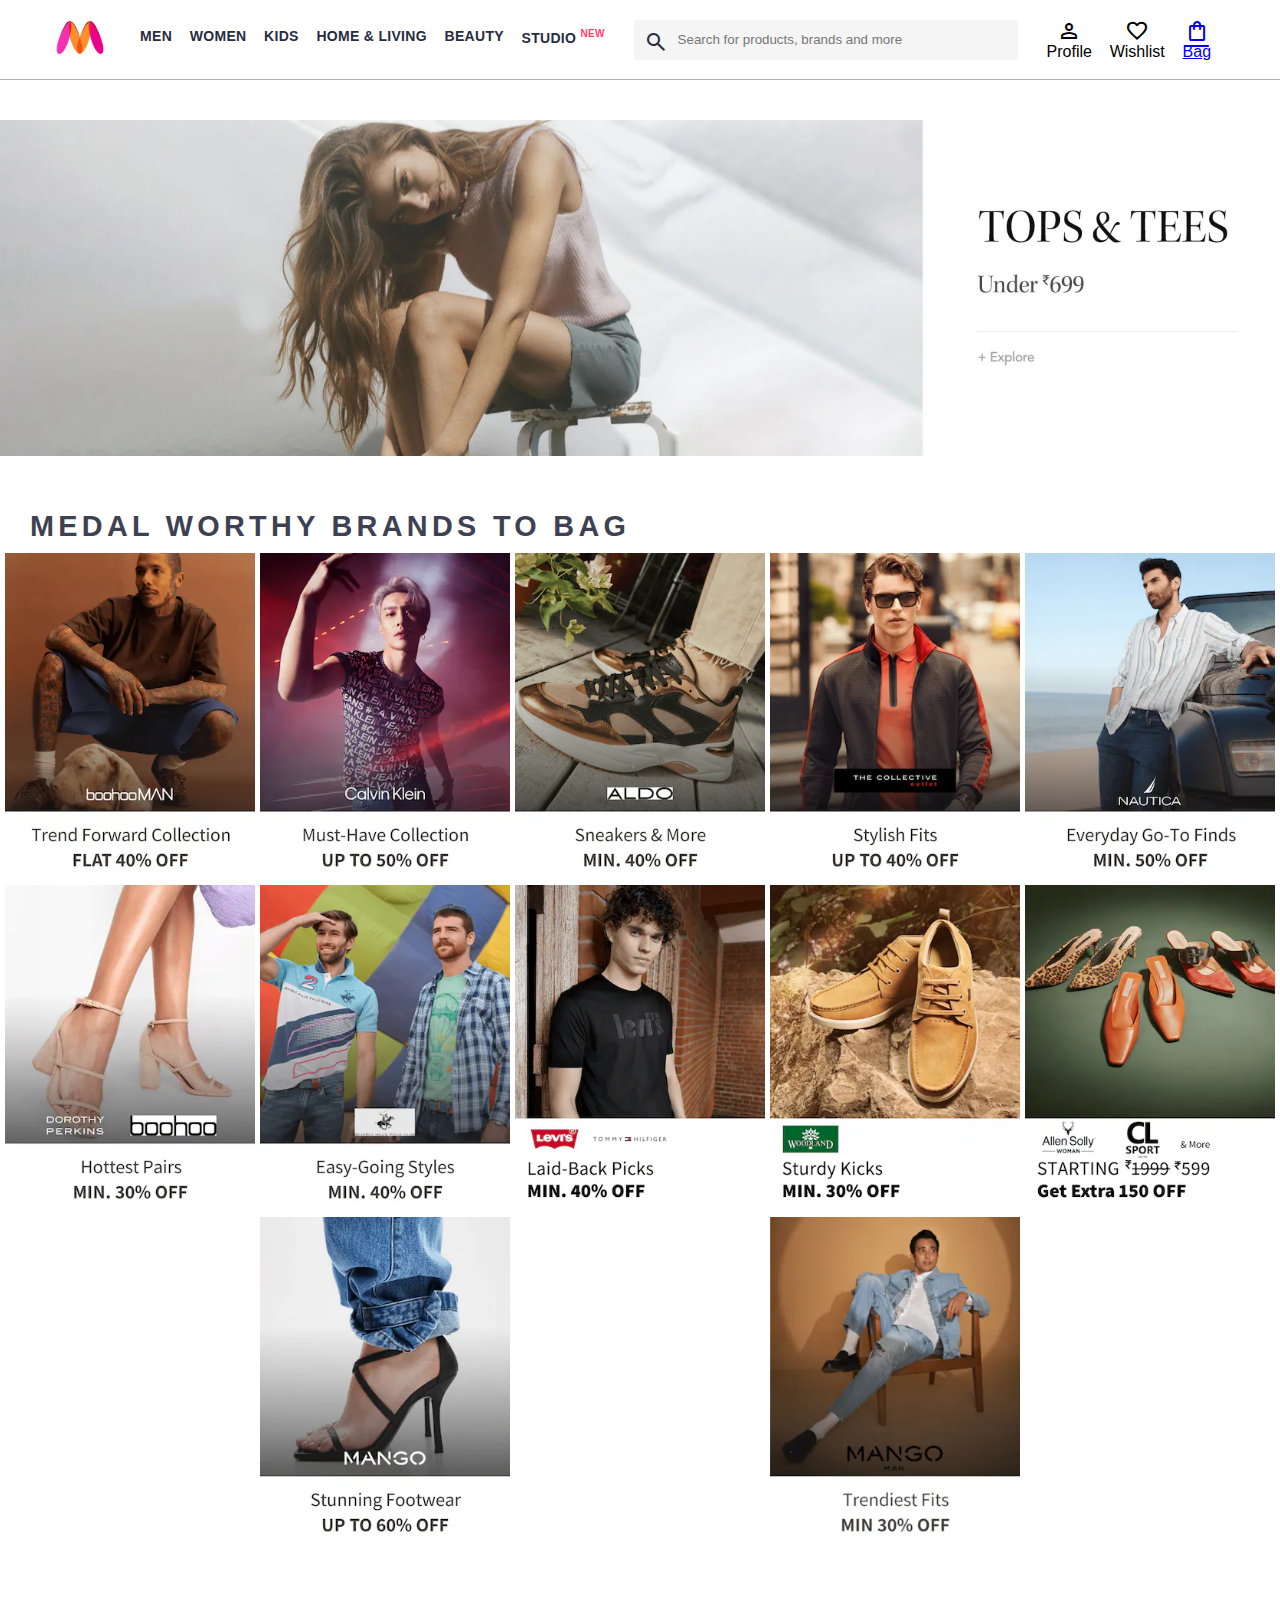
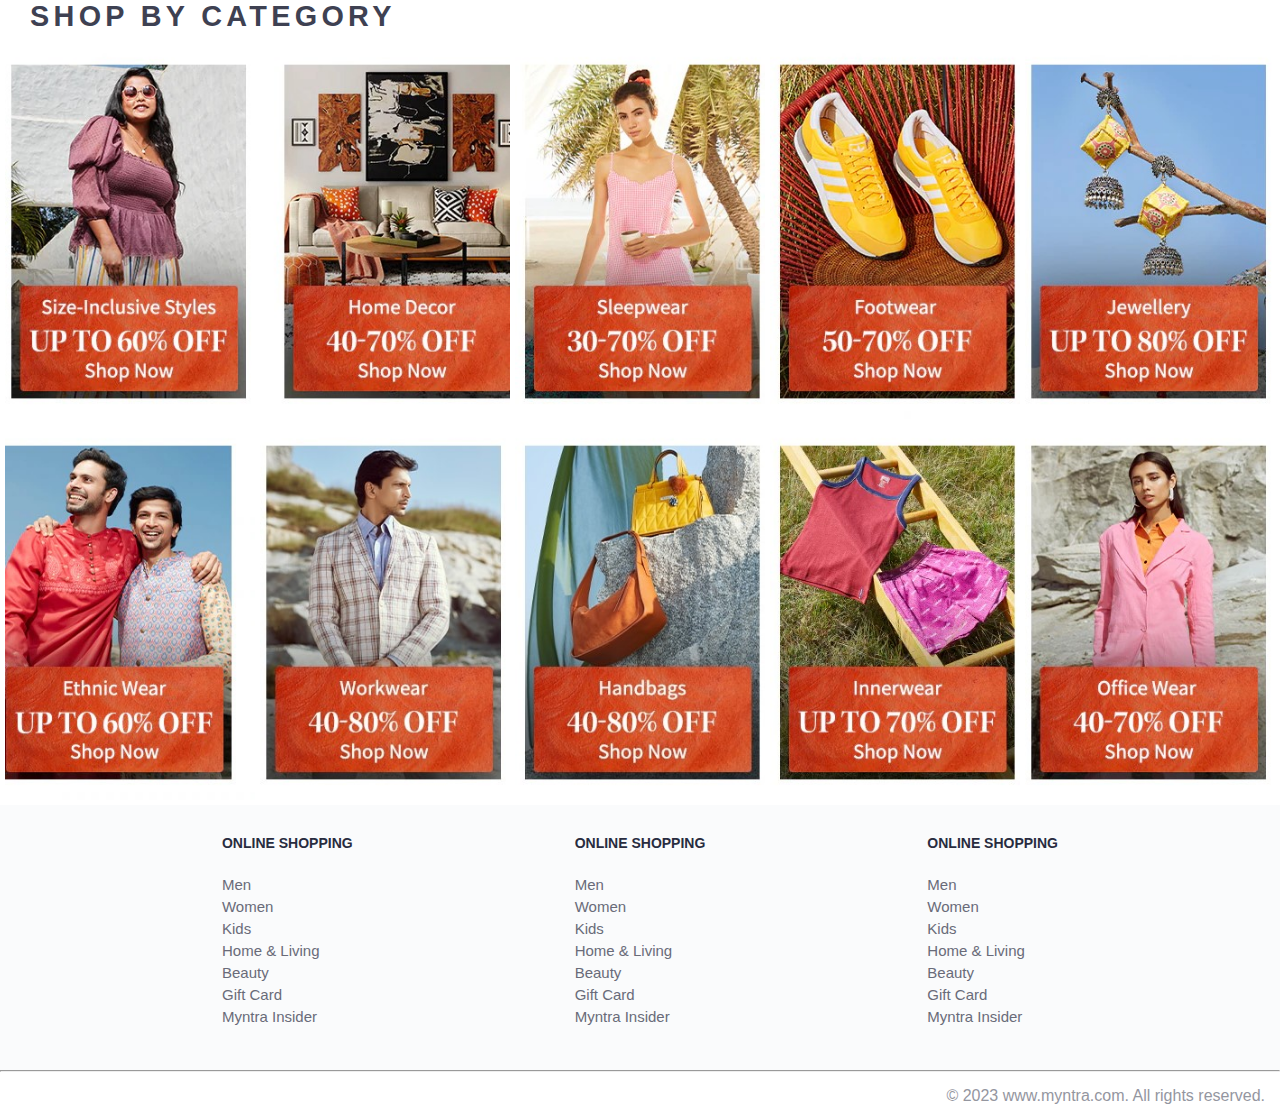
<file: MyntraClone_index.html/index.html>
<!DOCTYPE html>
<html lang="en">

<head>
    <title>Myntra Functional Clone</title>
    <link rel="stylesheet" href="css/index.css">
    <link rel="stylesheet"
        href="https://fonts.googleapis.com/css2?family=Material+Symbols+Outlined:opsz,wght,FILL,GRAD@20..48,100..700,0..1,-50..200" />
</head>

<body>
    <header>
        <div class="logo_container">
            <a href="#"><img class="myntra_home" src="images/myntra_logo.webp" alt="Myntra Home"></a>
        </div>
        <nav class="nav_bar">
            <a href="#">Men</a>
            <a href="#">Women</a>
            <a href="#">Kids</a>
            <a href="#">Home & Living</a>
            <a href="#">Beauty</a>
            <a href="#">Studio <sup>New</sup></a>
        </nav>
        <div class="search_bar">
            <span class="material-symbols-outlined search_icon">search</span>
            <input class="search_input" placeholder="Search for products, brands and more">
        </div>
        <div class="action_bar">
            <div class="action_container">
                <span class="material-symbols-outlined action_icon">person</span>
                <span class="action_name">Profile</span>
            </div>

            <div class="action_container">
                <span class="material-symbols-outlined action_icon">favorite</span>
                <span class="action_name">Wishlist</span>
            </div>

            <a class="action_container" href="pages/bag.html">
                <span class="material-symbols-outlined action_icon">shopping_bag</span>
                <span class="action_name">Bag</span>
            </a>
        </div>
    </header>
    <main>
        <div class="banner_container">
            <img class="banner_image" src="images/banner.jpg" alt="Main Banner">
        </div>
        <div class="category_heading">MEDAL WORTHY BRANDS TO BAG</div>
        <div class="category_items">
            <a href="#"><img class="sale_item" src="images/offers/1.png"></a>
            <a href="#"><img class="sale_item" src="images/offers/2.png"></a>
            <a href="#"><img class="sale_item" src="images/offers/3.png"></a>
            <a href="#"><img class="sale_item" src="images/offers/4.png"></a>
            <a href="#"><img class="sale_item" src="images/offers/5.png"></a>
            <a href="#"><img class="sale_item" src="images/offers/6.png"></a>
            <a href="#"><img class="sale_item" src="images/offers/7.png"></a>
            <a href="#"><img class="sale_item" src="images/offers/8.png"></a>
            <a href="#"><img class="sale_item" src="images/offers/9.png"></a>
            <a href="#"><img class="sale_item" src="images/offers/10.png"></a>
            <a href="#"><img class="sale_item" src="images/offers/11.png"></a>
            <a href="#"><img class="sale_item" src="images/offers/12.png"></a>
        </div>

        <div class="category_heading">SHOP BY CATEGORY</div>
        <div class="category_items">
            <a href="#"><img class="sale_item" src="images/categories/1.jpg"></a>
            <a href="#"><img class="sale_item" src="images/categories/2.jpg"></a>
            <a href="#"><img class="sale_item" src="images/categories/3.jpg"></a>
            <a href="#"><img class="sale_item" src="images/categories/4.jpg"></a>
            <a href="#"><img class="sale_item" src="images/categories/5.jpg"></a>
            <a href="#"><img class="sale_item" src="images/categories/6.jpg"></a>
            <a href="#"><img class="sale_item" src="images/categories/7.jpg"></a>
            <a href="#"><img class="sale_item" src="images/categories/8.jpg"></a>
            <a href="#"><img class="sale_item" src="images/categories/9.jpg"></a>
            <a href="#"><img class="sale_item" src="images/categories/10.jpg"></a>
        </div>
    </main>
    <footer>
        <div class="footer_container">
            <div class="footer_column">
                <h3>ONLINE SHOPPING</h3>

                <a href="#">Men</a>
                <a href="#">Women</a>
                <a href="#">Kids</a>
                <a href="#">Home & Living</a>
                <a href="#">Beauty</a>
                <a href="#">Gift Card</a>
                <a href="#">Myntra Insider</a>
            </div>

            <div class="footer_column">
                <h3>ONLINE SHOPPING</h3>

                <a href="#">Men</a>
                <a href="#">Women</a>
                <a href="#">Kids</a>
                <a href="#">Home & Living</a>
                <a href="#">Beauty</a>
                <a href="#">Gift Card</a>
                <a href="#">Myntra Insider</a>
            </div>

            <div class="footer_column">
                <h3>ONLINE SHOPPING</h3>

                <a href="#">Men</a>
                <a href="#">Women</a>
                <a href="#">Kids</a>
                <a href="#">Home & Living</a>
                <a href="#">Beauty</a>
                <a href="#">Gift Card</a>
                <a href="#">Myntra Insider</a>
            </div>
        </div>
        <hr>

        <div class="copyright">
            © 2023 www.myntra.com. All rights reserved.
        </div>
    </footer>
    <script src="data/items.js"></script>
    <script src="scripts/index.js"></script>
</body>

</html>
</file>
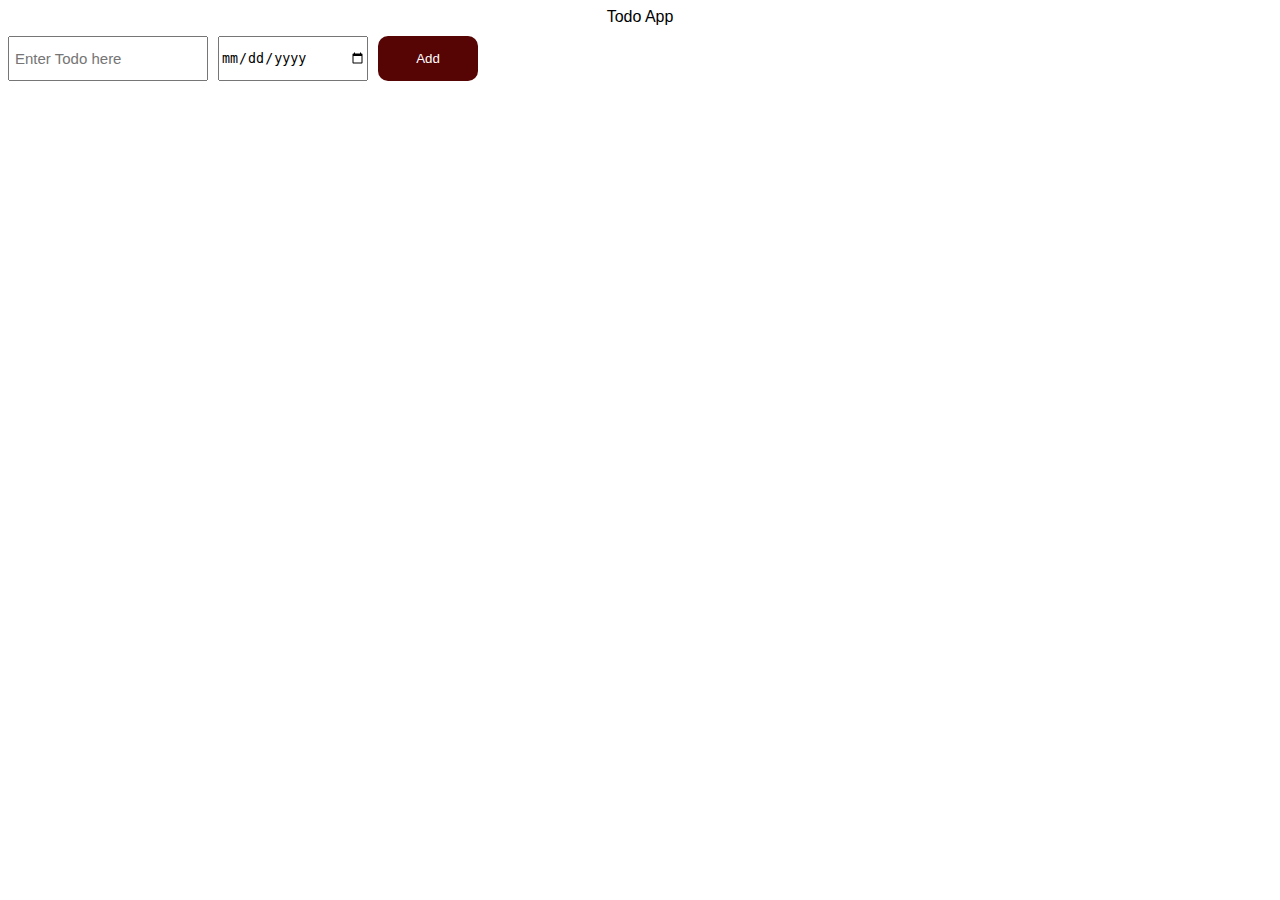
<file: Todo JS Project/Todo.html>
<!DOCTYPE html>
<html lang="en">

<head>
  <title>Todo App</title>
  <link rel="stylesheet" href="Todo.css">
</head>

<body>
  <div id="main-heading">Todo App</div>

  <div class="grid-container">
    <input type="text" placeholder="Enter Todo here" id="todo-input" >
    <input type="date" id="todo-date">
    <button class="btn-todo" onclick="addTodo();">Add</button>

  </div>


  <div class="todo-container grid-container"></div>


  <script src="Todo.js"></script>
</body>

</html>
</file>
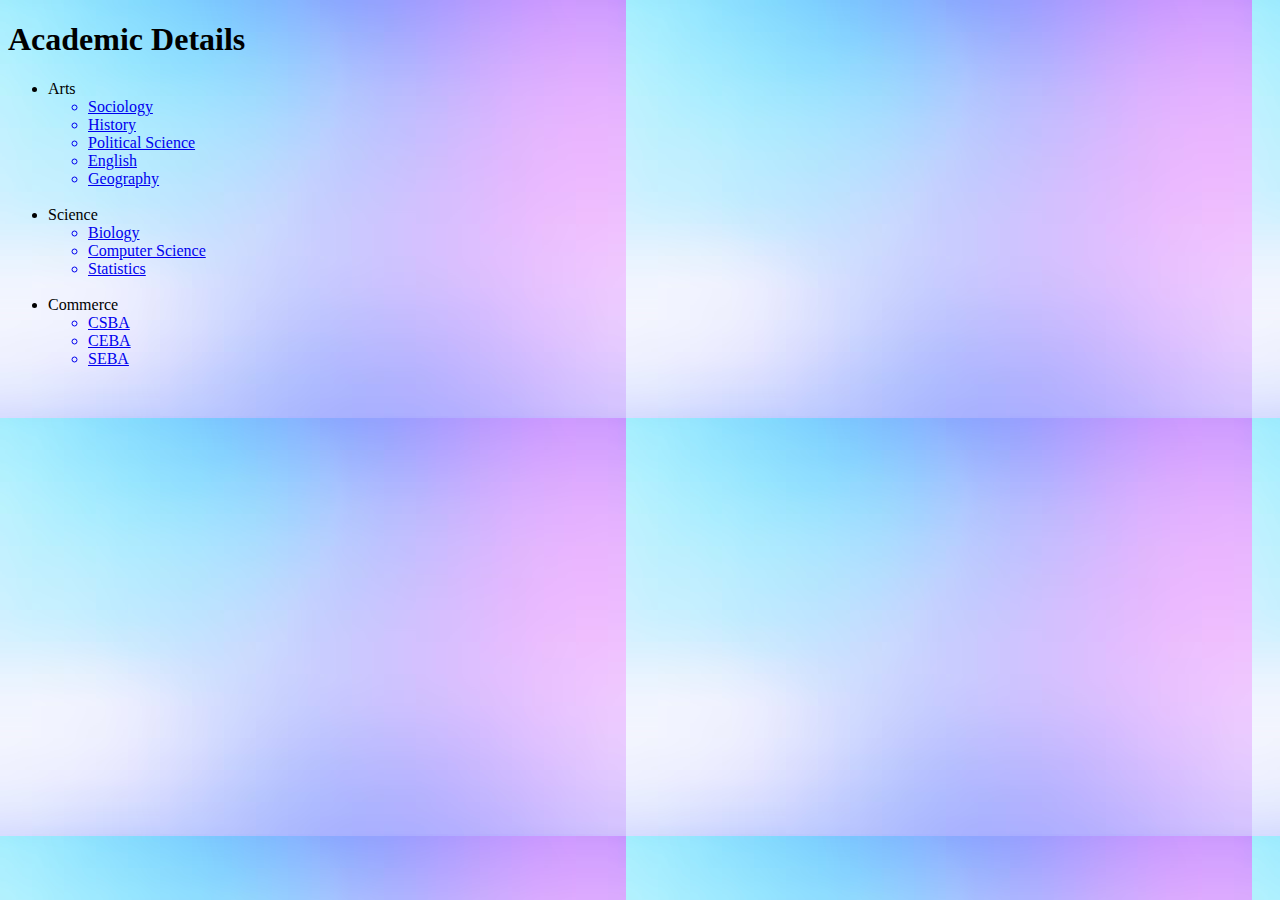
<file: HTML-Project1-College-Website--master/HTML-Project1-College-Website--master/academics.html>
<!DOCTYPE html>
<html lang="en">
<head>
    <meta charset="UTF-8">
    <meta name="viewport" content="width=device-width, initial-scale=1.0">
    <title>Academics</title>
</head>
<body background="./background_58702-2655.avif">
    <h1>Academic Details</h1>
    <ul>
        <li>Arts
            <ul>
                <a href="./sociology.html"><li>Sociology</li></a>
                <a href="./history.html"><li>History</li></a>
                <a href="./political science.html"><li>Political Science</li></a>
                <a href="./english.html"><li>English</li></a>
                <a href="./geography.html"><li>Geography</li></a>
            </ul>
        </li> <br>
        <li>Science
            <ul>
                <a href="./biology.html"><li>Biology</li></a>
                <a href="./computer science.html"><li>Computer Science</li></a>
                <a href="./statistics.html"><li>Statistics</li></a>
            </ul>
        </li><br>
        <li>Commerce
            <ul>
                <a href="./CSBA.html"><li>CSBA</li></a>
                <a href="./CEBA.html"><li>CEBA</li></a>
                <a href="./SEBA.html"><li>SEBA</li></a>
            </ul>
        </li>
    </ul>
    
</body>
</html>
</file>
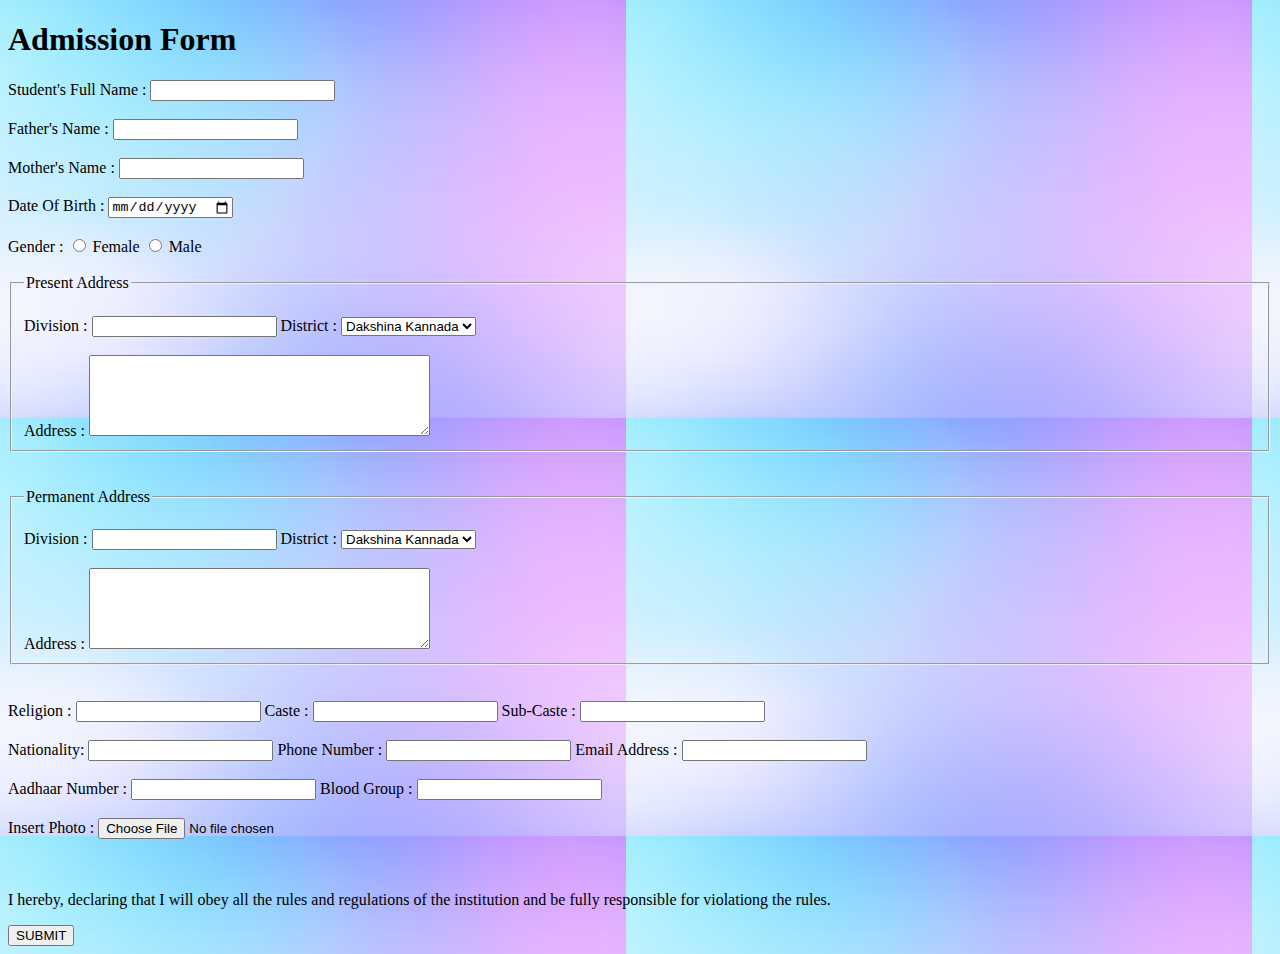
<file: HTML-Project1-College-Website--master/HTML-Project1-College-Website--master/admission.html>
<!DOCTYPE html>
<html lang="en">
<head>
    <meta charset="UTF-8">
    <meta name="viewport" content="width=device-width, initial-scale=1.0">
    <title>Admission</title>
</head>
<body background="./background_58702-2655.avif">
    <h1>Admission Form</h1>
    <form action="admission.php">
        Student's Full Name : <input type="text"> <br><br>
        Father's Name : <input type="text"> <br><br>
        Mother's Name : <input type="text"> <br><br>
        Date Of Birth : <input type="date"> <br><br>
        Gender : <input type="radio" id="female" name="gender" value="Female"> 
                 <label for="female">Female</label>
                 <input type="radio" id="male" name="gender" value="Male">
                 <label for="male">Male</label> <br><br>
        <fieldset>
            <legend>Present Address</legend> <br>
            Division : <input type="text">
            District : <select name="district" id="district">
                <option value="v1">Dakshina Kannada</option>
                <option value="v2">Udupi</option>
                <option value="v3">Chikmagalur</option>
                <option value="v4">Hassan</option>
                <option value="v5">Kodagu</option>
                <option value="v6">Kasaragod</option>
            </select> <br><br>
            Address : <textarea name="address" id="address" cols="40" rows="5yg"></textarea>
        </fieldset> <br><br>
        <fieldset>
            <legend>Permanent Address</legend> <br>
            Division : <input type="text">
            District : <select name="district" id="district">
                <option value="v1">Dakshina Kannada</option>
                <option value="v2">Udupi</option>
                <option value="v3">Chikmagalur</option>
                <option value="v4">Hassan</option>
                <option value="v5">Kodagu</option>
                <option value="v6">Kasaragod</option>
            </select> <br><br>
            Address : <textarea name="address" id="address" cols="40" rows="5yg"></textarea>
        </fieldset> <br><br>
        Religion : <input type="text"> 
        Caste : <input type="text">
        Sub-Caste : <input type="text"><br><br>
        Nationality: <input type="text"> 
        Phone Number : <input type="tel">
        Email Address : <input type="email"><br><br>
        Aadhaar Number : <input type="text"> 
        Blood Group : <input type="text"> <br><br>
        Insert Photo : <input type="file"> <br><br><br>
        <p>I hereby, declaring that I will obey all the rules and regulations of the institution and be fully responsible for violationg the rules.</p>
        <button type="button" onclick="alert('Admission form sent successfully!!')">SUBMIT</button>

    </form>
</body>
</html>
</file>
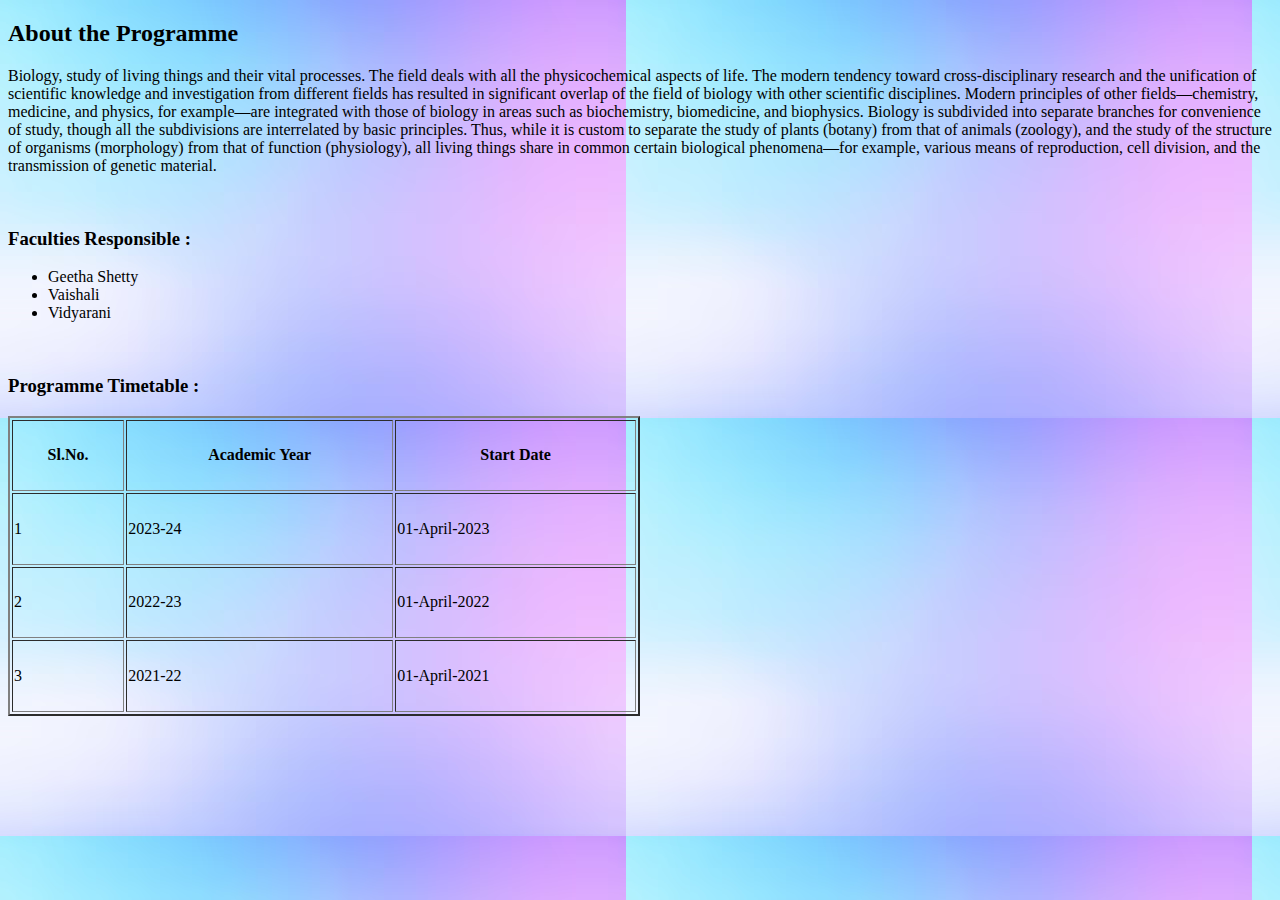
<file: HTML-Project1-College-Website--master/HTML-Project1-College-Website--master/biology.html>
<!DOCTYPE html>
<html lang="en">
<head>
    <meta charset="UTF-8">
    <meta name="viewport" content="width=device-width, initial-scale=1.0">
    <title>Biology</title>
</head>
<body background="./background_58702-2655.avif">
    <h2>About the Programme</h2>
    <p>Biology, study of living things and their vital processes. The field deals with all the physicochemical aspects of life. The modern tendency toward cross-disciplinary research and the unification of scientific knowledge and investigation from different fields has resulted in significant overlap of the field of biology with other scientific disciplines. Modern principles of other fields—chemistry, medicine, and physics, for example—are integrated with those of biology in areas such as biochemistry, biomedicine, and biophysics.

        Biology is subdivided into separate branches for convenience of study, though all the subdivisions are interrelated by basic principles. Thus, while it is custom to separate the study of plants (botany) from that of animals (zoology), and the study of the structure of organisms (morphology) from that of function (physiology), all living things share in common certain biological phenomena—for example, various means of reproduction, cell division, and the transmission of genetic material.</p><br>
    <h3>Faculties Responsible :</h3>
    <ul> 
        <li>Geetha Shetty</li>
        <li>Vaishali</li>
        <li>Vidyarani</li>
    </ul><br>
    <h3>Programme Timetable :</h3>
    <table border="2px" width="50%" height="300">
        <tr>
            <th>Sl.No.</th>
            <th>Academic Year</th>
            <th>Start Date</th>
        </tr>
        <tr>
            <td>1</td>
            <td>2023-24</td>
            <td>01-April-2023</td>
        </tr>
        <tr>
            <td>2</td>
            <td>2022-23</td>
            <td>01-April-2022</td>
        </tr>
        <tr>
            <td>3</td>
            <td>2021-22</td>
            <td>01-April-2021</td>
        </tr>
    </table>
</body>
</html>
</file>
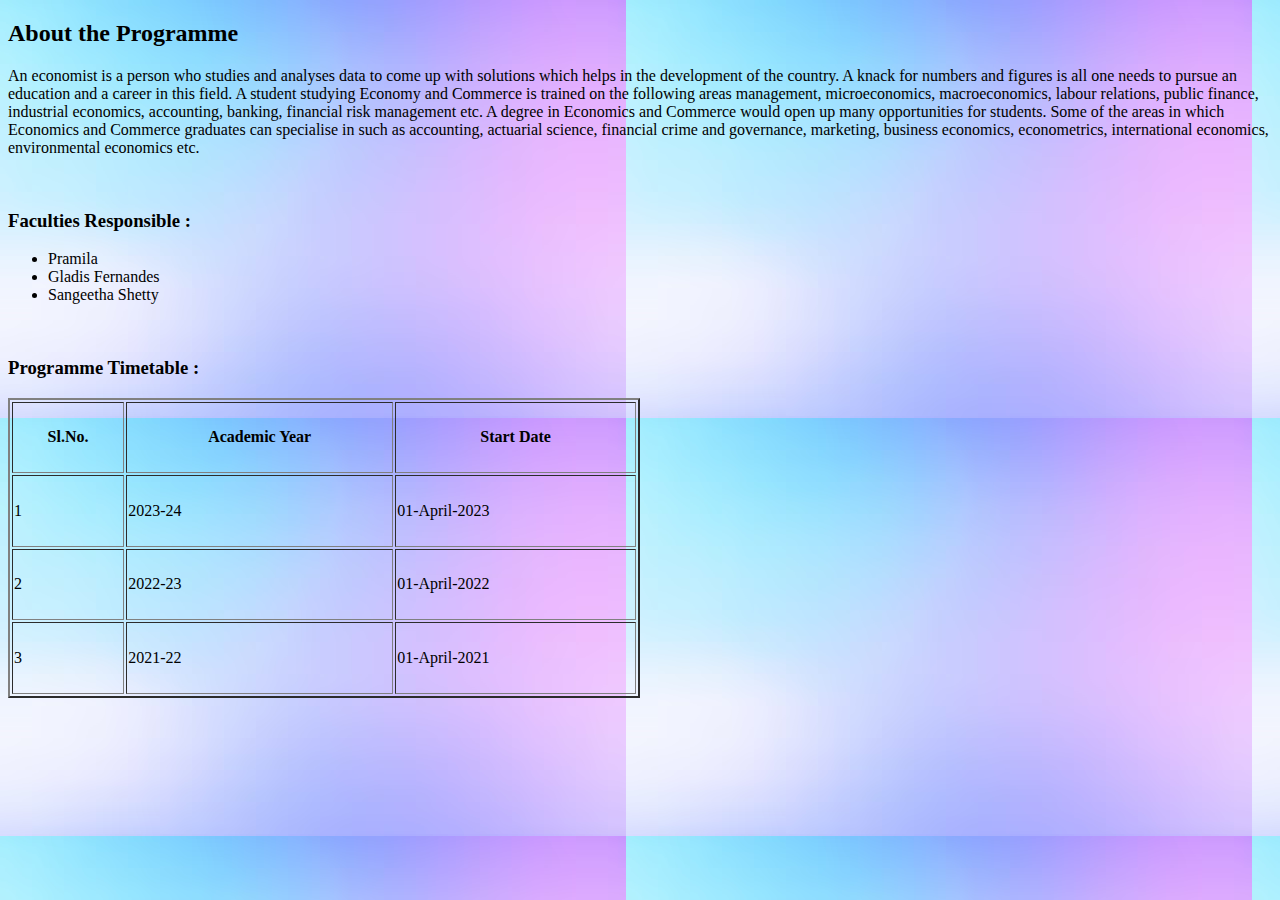
<file: HTML-Project1-College-Website--master/HTML-Project1-College-Website--master/CEBA.html>
<!DOCTYPE html>
<html lang="en">
<head>
    <meta charset="UTF-8">
    <meta name="viewport" content="width=device-width, initial-scale=1.0">
    <title>CEBA</title>
</head>
<body background="./background_58702-2655.avif">
    <h2>About the Programme</h2>
    <p>An economist is a person who studies and analyses data to come up with solutions which helps in the development of the country. A knack for numbers and figures is all one needs to pursue an education and a career in this field.

        A student studying Economy and Commerce is trained on the following areas management, microeconomics, macroeconomics, labour relations, public finance, industrial economics, accounting, banking, financial risk management etc. A degree in Economics and Commerce would open up many opportunities for students. Some of the areas in which Economics and Commerce graduates can specialise in such as accounting, actuarial science, financial crime and governance, marketing, business economics, econometrics, international economics, environmental economics etc.</p><br>
    <h3>Faculties Responsible :</h3>
    <ul> 
        <li>Pramila</li>
        <li>Gladis Fernandes</li>
        <li>Sangeetha Shetty</li>
    </ul><br>
    <h3>Programme Timetable :</h3>
    <table border="2px" width="50%" height="300">
        <tr>
            <th>Sl.No.</th>
            <th>Academic Year</th>
            <th>Start Date</th>
        </tr>
        <tr>
            <td>1</td>
            <td>2023-24</td>
            <td>01-April-2023</td>
        </tr>
        <tr>
            <td>2</td>
            <td>2022-23</td>
            <td>01-April-2022</td>
        </tr>
        <tr>
            <td>3</td>
            <td>2021-22</td>
            <td>01-April-2021</td>
        </tr>
    </table>
</body>
</html>
</file>
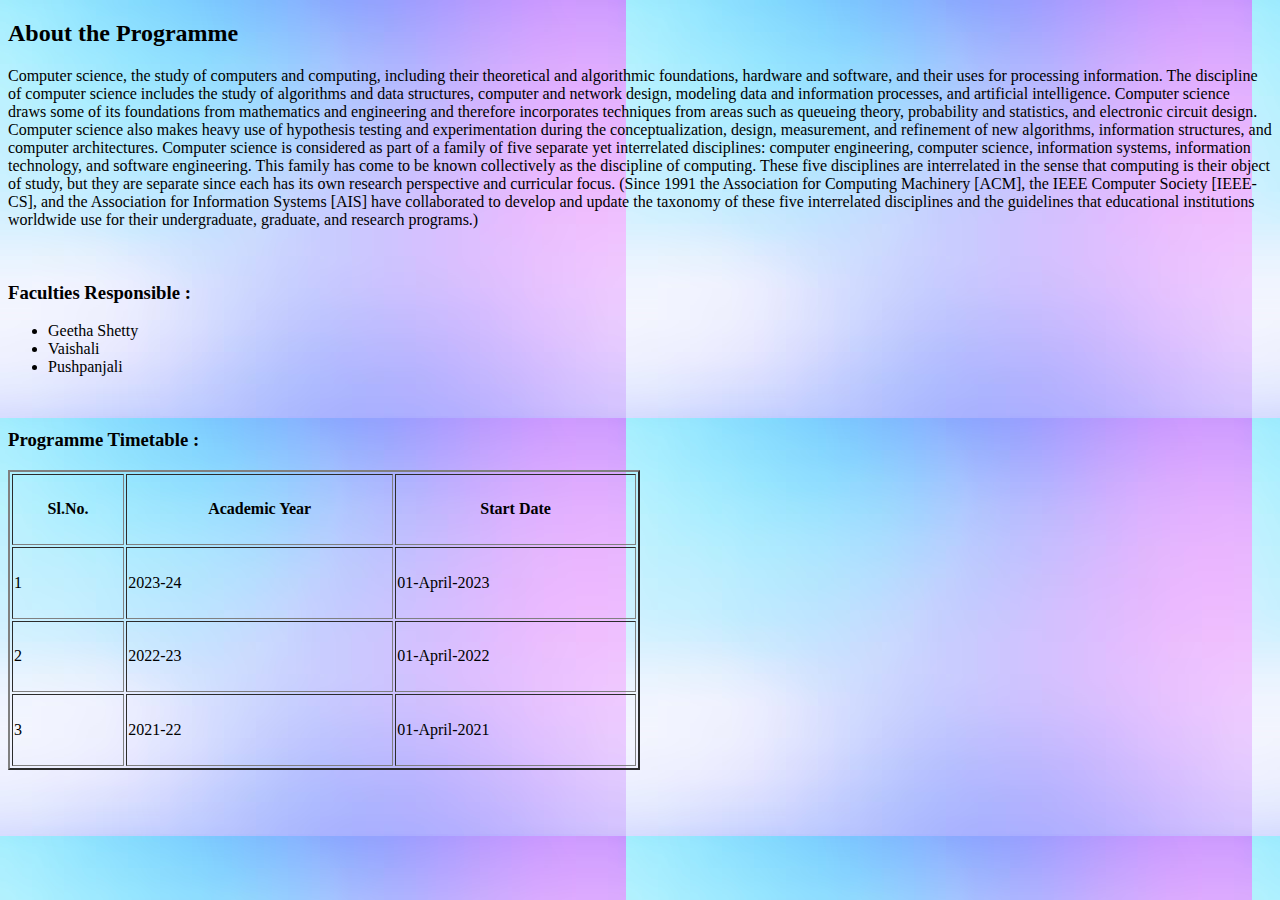
<file: HTML-Project1-College-Website--master/HTML-Project1-College-Website--master/computer science.html>
<!DOCTYPE html>
<html lang="en">
<head>
    <meta charset="UTF-8">
    <meta name="viewport" content="width=device-width, initial-scale=1.0">
    <title>Computer Science</title>
</head>
<body background="./background_58702-2655.avif">
    <h2>About the Programme</h2>
    <p>Computer science, the study of computers and computing, including their theoretical and algorithmic foundations, hardware and software, and their uses for processing information. The discipline of computer science includes the study of algorithms and data structures, computer and network design, modeling data and information processes, and artificial intelligence. Computer science draws some of its foundations from mathematics and engineering and therefore incorporates techniques from areas such as queueing theory, probability and statistics, and electronic circuit design. Computer science also makes heavy use of hypothesis testing and experimentation during the conceptualization, design, measurement, and refinement of new algorithms, information structures, and computer architectures.

        Computer science is considered as part of a family of five separate yet interrelated disciplines: computer engineering, computer science, information systems, information technology, and software engineering. This family has come to be known collectively as the discipline of computing. These five disciplines are interrelated in the sense that computing is their object of study, but they are separate since each has its own research perspective and curricular focus. (Since 1991 the Association for Computing Machinery [ACM], the IEEE Computer Society [IEEE-CS], and the Association for Information Systems [AIS] have collaborated to develop and update the taxonomy of these five interrelated disciplines and the guidelines that educational institutions worldwide use for their undergraduate, graduate, and research programs.)</p><br>
    <h3>Faculties Responsible :</h3>
    <ul> 
        <li>Geetha Shetty</li>
        <li>Vaishali</li>
        <li>Pushpanjali</li>
    </ul><br>
    <h3>Programme Timetable :</h3>
    <table border="2px" width="50%" height="300">
        <tr>
            <th>Sl.No.</th>
            <th>Academic Year</th>
            <th>Start Date</th>
        </tr>
        <tr>
            <td>1</td>
            <td>2023-24</td>
            <td>01-April-2023</td>
        </tr>
        <tr>
            <td>2</td>
            <td>2022-23</td>
            <td>01-April-2022</td>
        </tr>
        <tr>
            <td>3</td>
            <td>2021-22</td>
            <td>01-April-2021</td>
        </tr>
    </table>
</body>
</html>
</file>
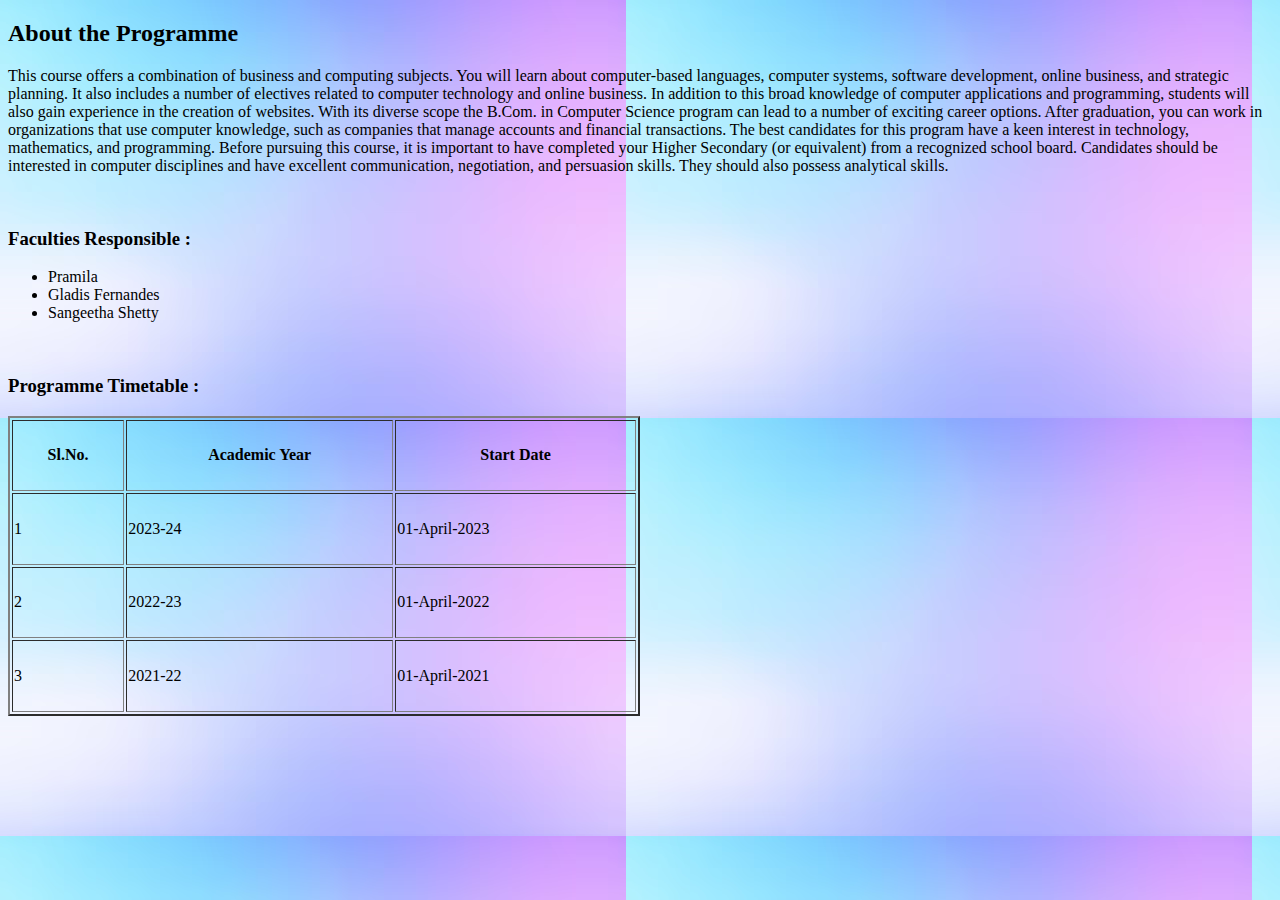
<file: HTML-Project1-College-Website--master/HTML-Project1-College-Website--master/CSBA.html>
<!DOCTYPE html>
<html lang="en">
<head>
    <meta charset="UTF-8">
    <meta name="viewport" content="width=device-width, initial-scale=1.0">
    <title>CSBA</title>
</head>
<body background="./background_58702-2655.avif">
    <h2>About the Programme</h2>
    <p>This course offers a combination of business and computing subjects. You will learn about computer-based languages, computer systems, software development, online business, and strategic planning. It also includes a number of electives related to computer technology and online business. In addition to this broad knowledge of computer applications and programming, students will also gain experience in the creation of websites. 

        With its diverse scope the B.Com. in Computer Science program can lead to a number of exciting career options. After graduation, you can work in organizations that use computer knowledge, such as companies that manage accounts and financial transactions. The best candidates for this program have a keen interest in technology, mathematics, and programming. 
        
        Before pursuing this course, it is important to have completed your Higher Secondary (or equivalent) from a recognized school board. Candidates should be interested in computer disciplines and have excellent communication, negotiation, and persuasion skills. They should also possess analytical skills.</p><br>
    <h3>Faculties Responsible :</h3>
    <ul> 
        <li>Pramila</li>
        <li>Gladis Fernandes</li>
        <li>Sangeetha Shetty</li>
    </ul><br>
    <h3>Programme Timetable :</h3>
    <table border="2px" width="50%" height="300">
        <tr>
            <th>Sl.No.</th>
            <th>Academic Year</th>
            <th>Start Date</th>
        </tr>
        <tr>
            <td>1</td>
            <td>2023-24</td>
            <td>01-April-2023</td>
        </tr>
        <tr>
            <td>2</td>
            <td>2022-23</td>
            <td>01-April-2022</td>
        </tr>
        <tr>
            <td>3</td>
            <td>2021-22</td>
            <td>01-April-2021</td>
        </tr>
    </table>
</body>
</html>
</file>
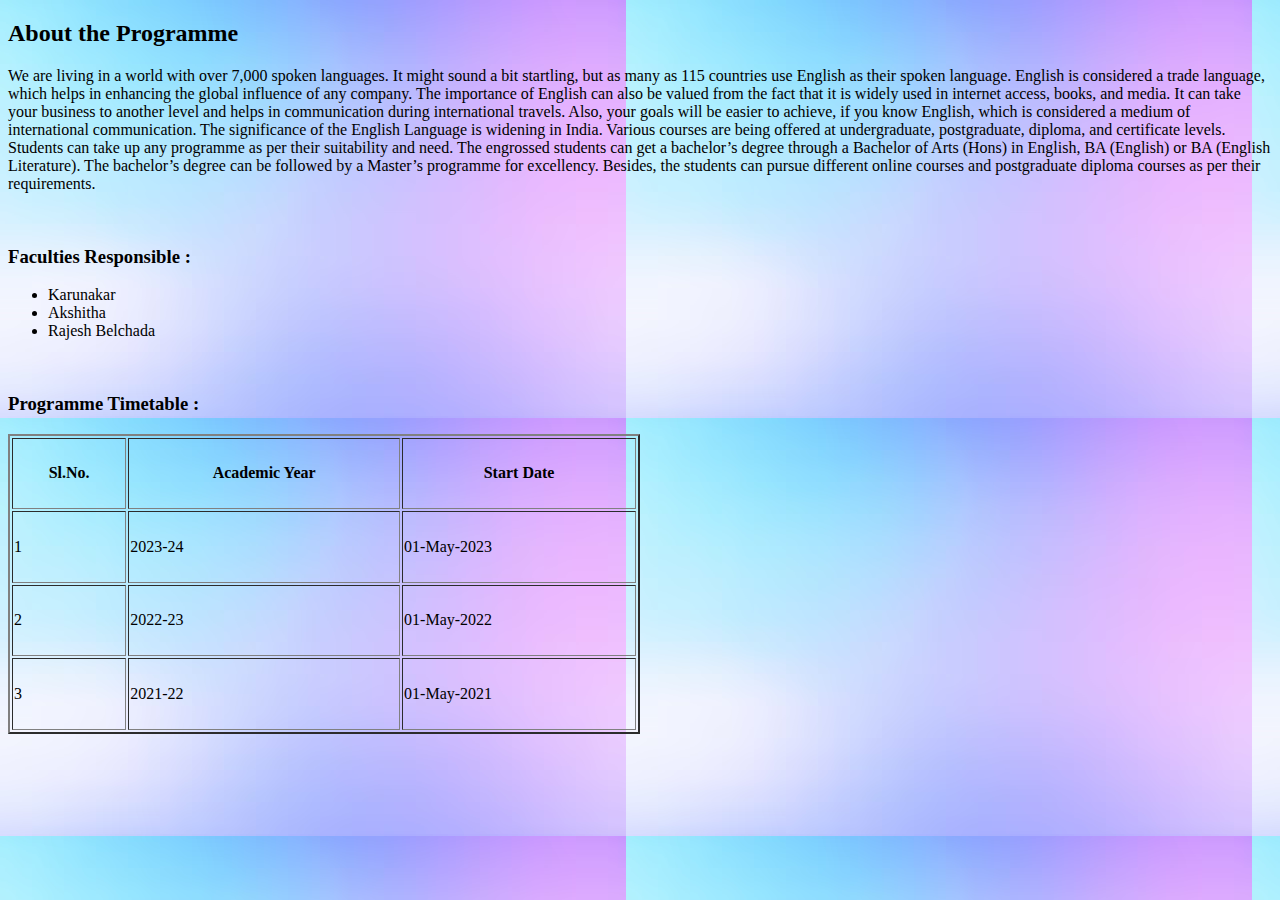
<file: HTML-Project1-College-Website--master/HTML-Project1-College-Website--master/english.html>
<!DOCTYPE html>
<html lang="en">
<head>
    <meta charset="UTF-8">
    <meta name="viewport" content="width=device-width, initial-scale=1.0">
    <title>English</title>
</head>
<body background="./background_58702-2655.avif">
    <h2>About the Programme</h2>
    <p>We are living in a world with over 7,000 spoken languages. It might sound a bit startling, but as many as 115 countries use English as their spoken language. English is considered a trade language, which helps in enhancing the global influence of any company. The importance of English can also be valued from the fact that it is widely used in internet access, books, and media. It can take your business to another level and helps in communication during international travels. Also, your goals will be easier to achieve, if you know English, which is considered a medium of international communication.

        The significance of the English Language is widening in India. Various courses are being offered at undergraduate, postgraduate, diploma, and certificate levels. Students can take up any programme as per their suitability and need. The engrossed students can get a bachelor’s degree through a Bachelor of Arts (Hons) in English, BA (English) or BA (English Literature). The bachelor’s degree can be followed by a Master’s programme for excellency. Besides, the students can pursue different online courses and postgraduate diploma courses as per their requirements.</p><br>
    <h3>Faculties Responsible :</h3>
    <ul> 
        <li>Karunakar</li>
        <li>Akshitha</li>
        <li>Rajesh Belchada</li>
    </ul><br>
    <h3>Programme Timetable :</h3>
    <table border="2px" width="50%" height="300">
        <tr>
            <th>Sl.No.</th>
            <th>Academic Year</th>
            <th>Start Date</th>
        </tr>
        <tr>
            <td>1</td>
            <td>2023-24</td>
            <td>01-May-2023</td>
        </tr>
        <tr>
            <td>2</td>
            <td>2022-23</td>
            <td>01-May-2022</td>
        </tr>
        <tr>
            <td>3</td>
            <td>2021-22</td>
            <td>01-May-2021</td>
        </tr>
    </table>
</body>
</html>
</file>
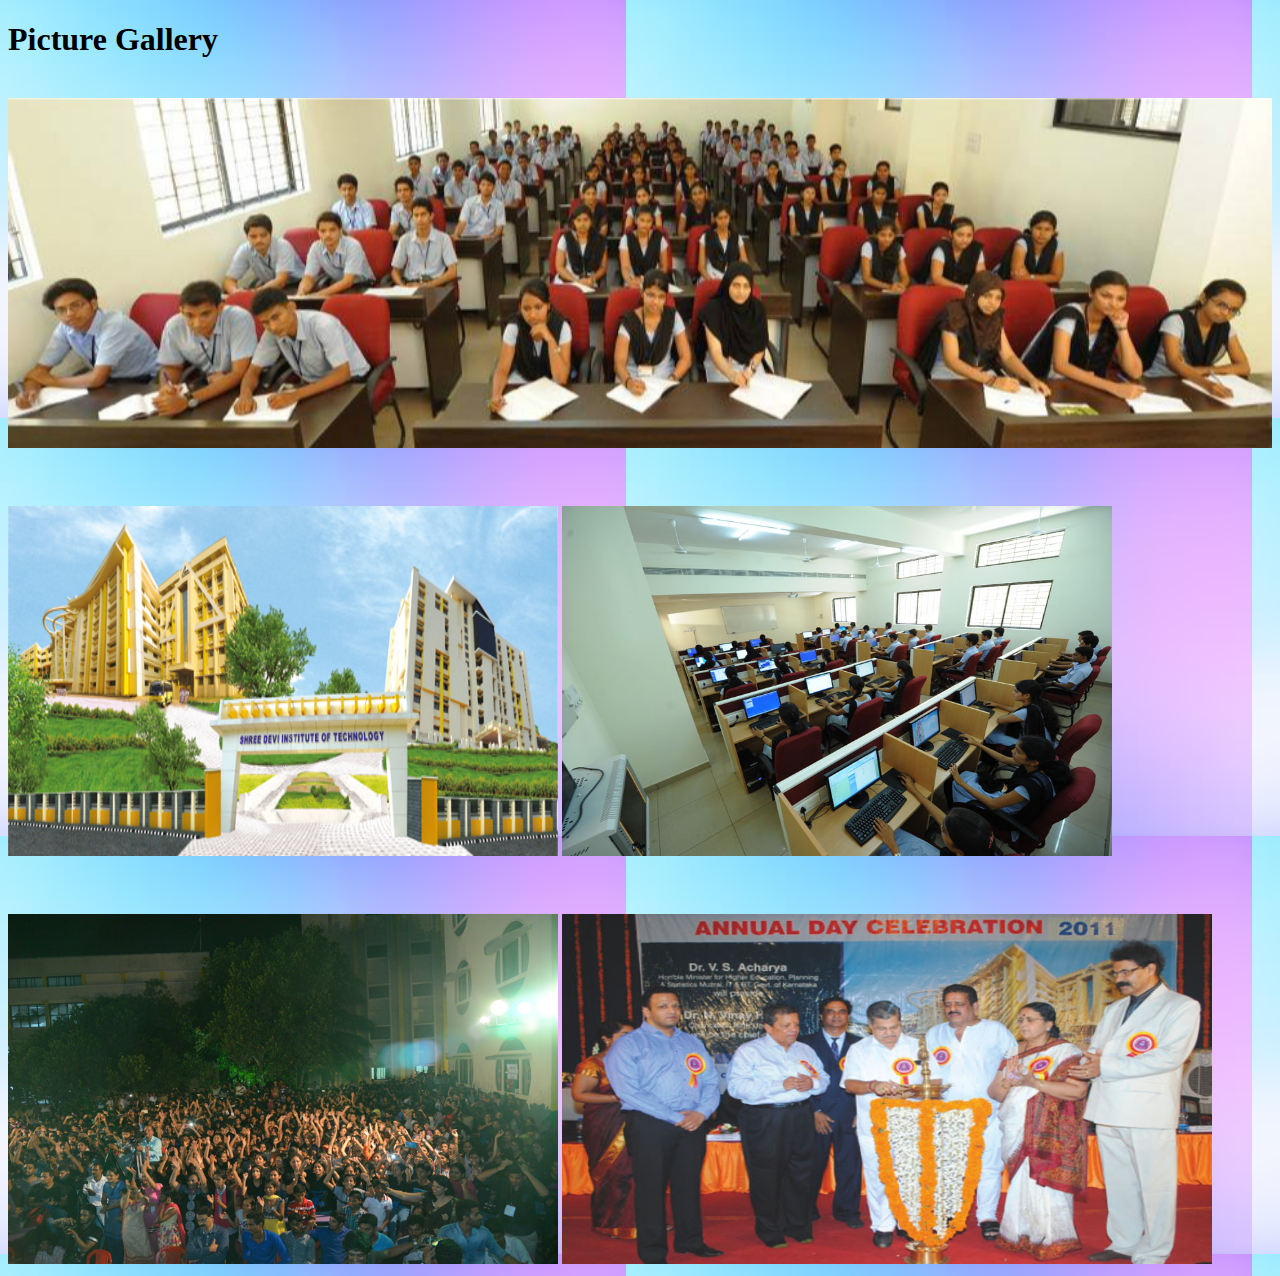
<file: HTML-Project1-College-Website--master/HTML-Project1-College-Website--master/gallery.html>
<!DOCTYPE html>
<html lang="en">
<head>
    <meta charset="UTF-8">
    <meta name="viewport" content="width=device-width, initial-scale=1.0">
    <title>Gallery</title>
</head>
<body background="./background_58702-2655.avif">
    <h1>Picture Gallery</h1> <br>
    <img src="./pic_1.jpg" alt="Photo not found!!" width="100%" height="350px"> <br><br><br><br>
    <img src="./pic_2.jpg" alt="Photo not found!!" width="550px" height="350px">
    <img src="./pic_3.jpg" alt="Photo not found!!" width="550px" height="350px"> <br><br><br><br>
    <img src="./pic_4.jpg" alt="Photo not found!!" width="550px" height="350px">
    <img src="./pic_5.jpg" alt="Photo not found!!" width="650px" height="350px">


</body>
</html>
</file>
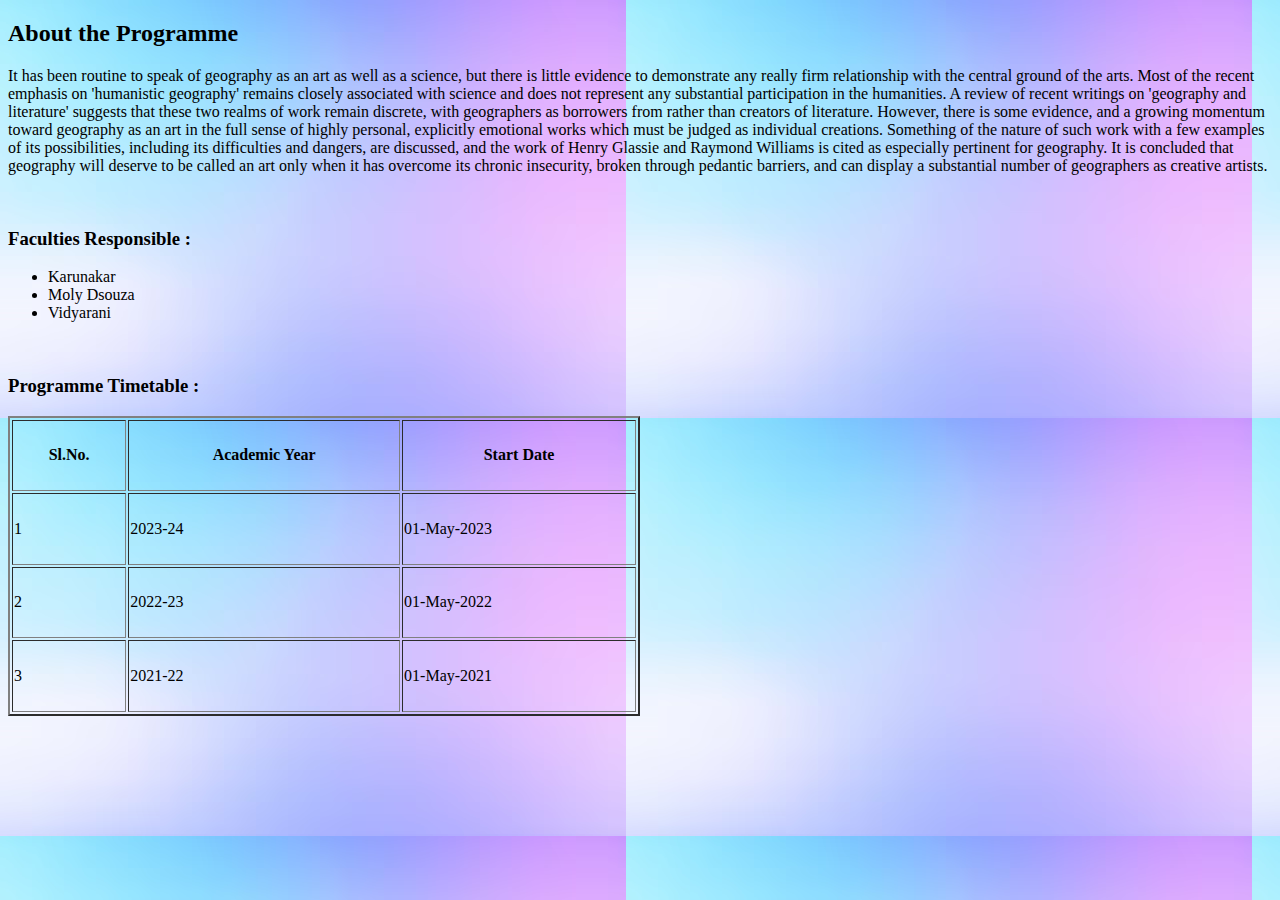
<file: HTML-Project1-College-Website--master/HTML-Project1-College-Website--master/geography.html>
<!DOCTYPE html>
<html lang="en">
<head>
    <meta charset="UTF-8">
    <meta name="viewport" content="width=device-width, initial-scale=1.0">
    <title>Geography</title>
</head>
<body background="./background_58702-2655.avif">
    <h2>About the Programme</h2>
    <p>It has been routine to speak of geography as an art as well as a science, but there is little evidence to demonstrate any really firm relationship with the central ground of the arts. Most of the recent emphasis on 'humanistic geography' remains closely associated with science and does not represent any substantial participation in the humanities. A review of recent writings on 'geography and literature' suggests that these two realms of work remain discrete, with geographers as borrowers from rather than creators of literature. However, there is some evidence, and a growing momentum toward geography as an art in the full sense of highly personal, explicitly emotional works which must be judged as individual creations. Something of the nature of such work with a few examples of its possibilities, including its difficulties and dangers, are discussed, and the work of Henry Glassie and Raymond Williams is cited as especially pertinent for geography. It is concluded that geography will deserve to be called an art only when it has overcome its chronic insecurity, broken through pedantic barriers, and can display a substantial number of geographers as creative artists.</p><br>
    <h3>Faculties Responsible :</h3>
    <ul> 
        <li>Karunakar</li>
        <li>Moly Dsouza</li>
        <li>Vidyarani</li>
    </ul><br>
    <h3>Programme Timetable :</h3>
    <table border="2px" width="50%" height="300">
        <tr>
            <th>Sl.No.</th>
            <th>Academic Year</th>
            <th>Start Date</th>
        </tr>
        <tr>
            <td>1</td>
            <td>2023-24</td>
            <td>01-May-2023</td>
        </tr>
        <tr>
            <td>2</td>
            <td>2022-23</td>
            <td>01-May-2022</td>
        </tr>
        <tr>
            <td>3</td>
            <td>2021-22</td>
            <td>01-May-2021</td>
        </tr>
    </table>
</body>
</html>
</file>
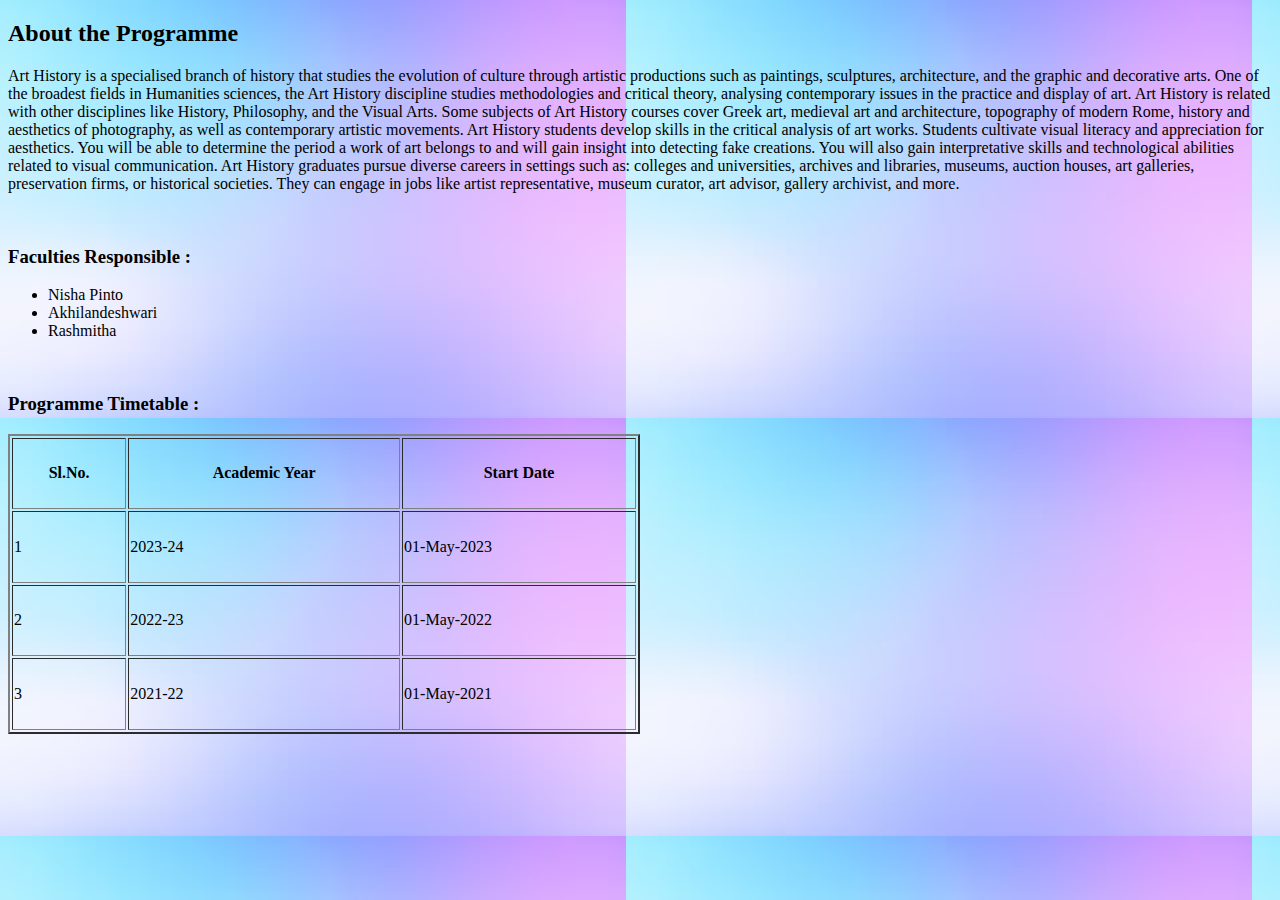
<file: HTML-Project1-College-Website--master/HTML-Project1-College-Website--master/history.html>
<!DOCTYPE html>
<html lang="en">
<head>
    <meta charset="UTF-8">
    <meta name="viewport" content="width=device-width, initial-scale=1.0">
    <title>History</title>
</head>
<body background="./background_58702-2655.avif">
    <h2>About the Programme</h2>
    <p>Art History is a specialised branch of history that studies the evolution of culture through artistic productions such as paintings, sculptures, architecture, and the graphic and decorative arts. One of the broadest fields in Humanities sciences, the Art History discipline studies methodologies and critical theory, analysing contemporary issues in the practice and display of art. Art History is related with other disciplines like History, Philosophy, and the Visual Arts.

        Some subjects of Art History courses cover Greek art, medieval art and architecture, topography of modern Rome, history and aesthetics of photography, as well as contemporary artistic movements.
        
        Art History students develop skills in the critical analysis of art works. Students cultivate visual literacy and appreciation for aesthetics. You will be able to determine the period a work of art belongs to and will gain insight into detecting fake creations. You will also gain interpretative skills and technological abilities related to visual communication.
        
        Art History graduates pursue diverse careers in settings such as: colleges and universities, archives and libraries, museums, auction houses, art galleries, preservation firms, or historical societies. They can engage in jobs like artist representative, museum curator, art advisor, gallery archivist, and more.</p><br>
    <h3>Faculties Responsible :</h3>
    <ul> 
        <li>Nisha Pinto</li>
        <li>Akhilandeshwari</li>
        <li>Rashmitha</li>
    </ul><br>
    <h3>Programme Timetable :</h3>
    <table border="2px" width="50%" height="300">
        <tr>
            <th>Sl.No.</th>
            <th>Academic Year</th>
            <th>Start Date</th>
        </tr>
        <tr>
            <td>1</td>
            <td>2023-24</td>
            <td>01-May-2023</td>
        </tr>
        <tr>
            <td>2</td>
            <td>2022-23</td>
            <td>01-May-2022</td>
        </tr>
        <tr>
            <td>3</td>
            <td>2021-22</td>
            <td>01-May-2021</td>
        </tr>
    </table>
</body>
</html>
</file>
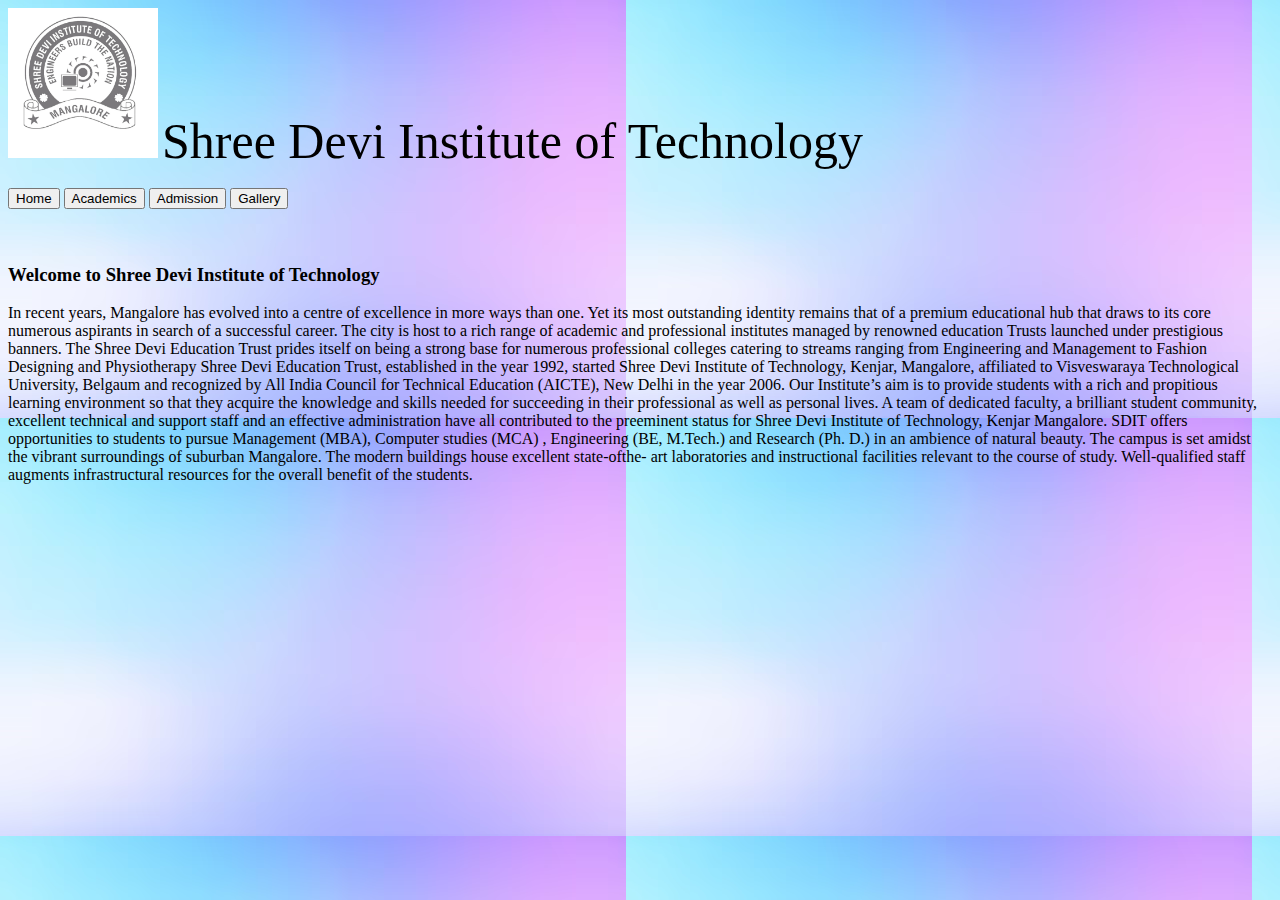
<file: HTML-Project1-College-Website--master/HTML-Project1-College-Website--master/homepage.html>
<!DOCTYPE html>
<html lang="en">
<head>
    <meta charset="UTF-8">
    <meta name="viewport" content="width=device-width, initial-scale=1.0">
    <title>PU College in Mangalore | SDIT</title>
</head>
<body background="./background_58702-2655.avif">
    
        <img src="./SDIT_logo.jpg" alt="Logo unable to Load" height="150" width="150">
        <span style="font-size: 50px;">Shree Devi Institute of Technology</span><br><br>
        <div>
            <a href="./homepage.html"><button>Home</button></a>
            <a href="./academics.html"><button>Academics</button></a>
            <a href="./admission.html"><button>Admission</button></a>
            <a href="./gallery.html"><button>Gallery</button></a>
        </div> <br><br>
        <h3>Welcome to Shree Devi Institute of Technology</h3>
        <p>In recent years, Mangalore has evolved into a centre of excellence in more ways than one. Yet its most outstanding identity remains that of a premium educational hub that draws to its core numerous aspirants in search of a successful career. The city is host to a rich range of academic and professional institutes managed by renowned education Trusts launched under prestigious banners. The Shree Devi Education Trust prides itself on being a strong base for numerous professional colleges catering to streams ranging from Engineering and Management to Fashion Designing and Physiotherapy Shree Devi Education Trust, established in the year 1992, started Shree Devi Institute of Technology, Kenjar, Mangalore, affiliated to Visveswaraya Technological University, Belgaum and recognized by All India Council for Technical Education (AICTE), New Delhi in the year 2006.
            Our Institute’s aim is to provide students with a rich and propitious learning environment so that they acquire the knowledge and skills needed for succeeding in their professional as well as personal lives. A team of dedicated faculty, a brilliant student community, excellent technical and support staff and an effective administration have all contributed to the preeminent status for Shree Devi Institute of Technology, Kenjar Mangalore.
            SDIT offers opportunities to students to pursue Management (MBA), Computer studies (MCA) , Engineering (BE, M.Tech.) and Research (Ph. D.) in an ambience of natural beauty. The campus is set amidst the vibrant surroundings of suburban Mangalore. The modern buildings house excellent state-ofthe- art laboratories and instructional facilities relevant to the course of study. Well-qualified staff augments infrastructural resources for the overall benefit of the students.</p>
</body>
</html>
</file>
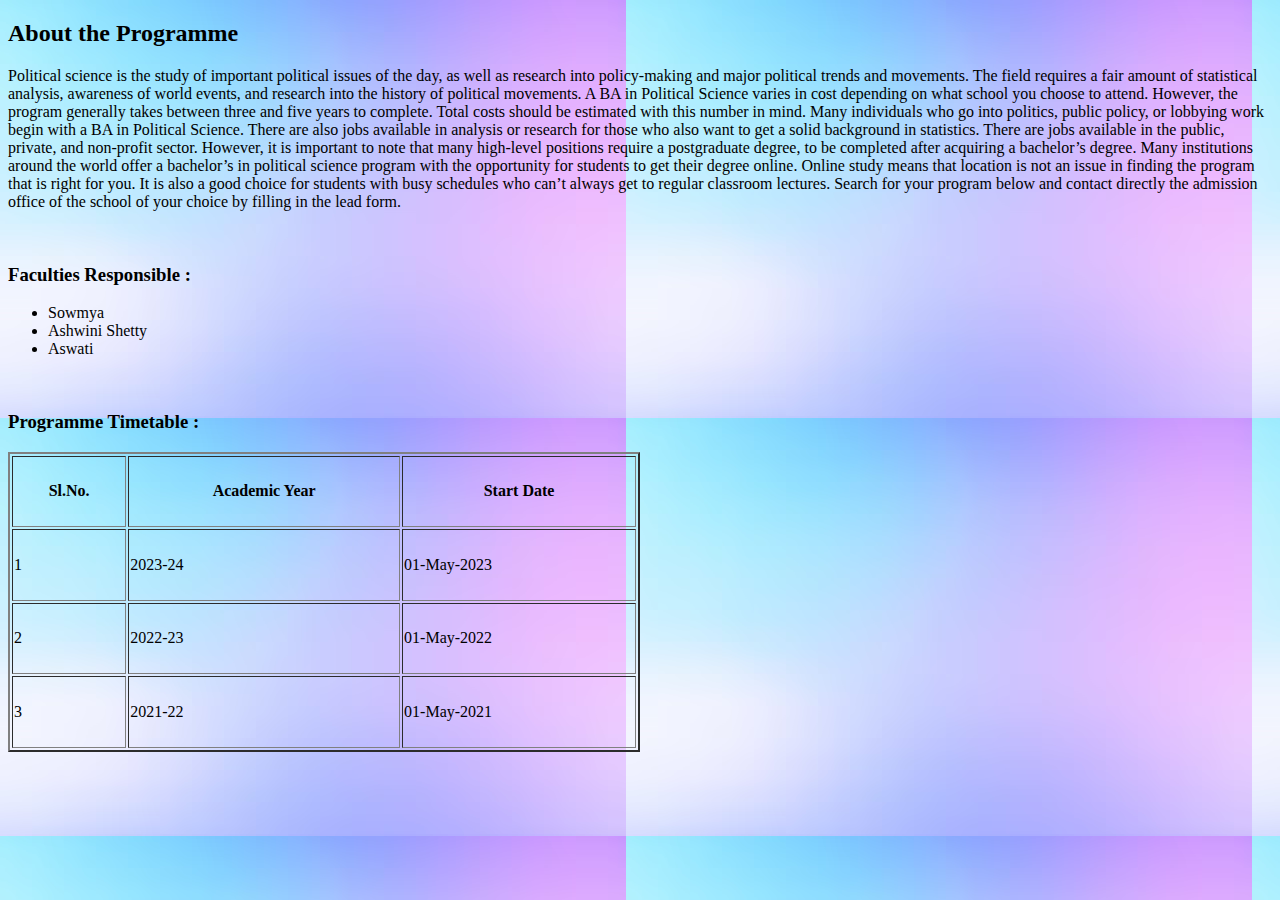
<file: HTML-Project1-College-Website--master/HTML-Project1-College-Website--master/political science.html>
<!DOCTYPE html>
<html lang="en">
<head>
    <meta charset="UTF-8">
    <meta name="viewport" content="width=device-width, initial-scale=1.0">
    <title>Political Science</title>
</head>
<body background="./background_58702-2655.avif">
    <h2>About the Programme</h2>
    <p>Political science is the study of important political issues of the day, as well as research into policy-making and major political trends and movements. The field requires a fair amount of statistical analysis, awareness of world events, and research into the history of political movements.

        A BA in Political Science varies in cost depending on what school you choose to attend. However, the program generally takes between three and five years to complete. Total costs should be estimated with this number in mind.
        
        Many individuals who go into politics, public policy, or lobbying work begin with a BA in Political Science. There are also jobs available in analysis or research for those who also want to get a solid background in statistics. There are jobs available in the public, private, and non-profit sector. However, it is important to note that many high-level positions require a postgraduate degree, to be completed after acquiring a bachelor’s degree.
        
        Many institutions around the world offer a bachelor’s in political science program with the opportunity for students to get their degree online. Online study means that location is not an issue in finding the program that is right for you. It is also a good choice for students with busy schedules who can’t always get to regular classroom lectures. Search for your program below and contact directly the admission office of the school of your choice by filling in the lead form.
        </p><br>
    <h3>Faculties Responsible :</h3>
    <ul> 
        <li>Sowmya</li>
        <li>Ashwini Shetty</li>
        <li>Aswati</li>
    </ul><br>
    <h3>Programme Timetable :</h3>
    <table border="2px" width="50%" height="300">
        <tr>
            <th>Sl.No.</th>
            <th>Academic Year</th>
            <th>Start Date</th>
        </tr>
        <tr>
            <td>1</td>
            <td>2023-24</td>
            <td>01-May-2023</td>
        </tr>
        <tr>
            <td>2</td>
            <td>2022-23</td>
            <td>01-May-2022</td>
        </tr>
        <tr>
            <td>3</td>
            <td>2021-22</td>
            <td>01-May-2021</td>
        </tr>
    </table>
</body>
</html>
</file>
<file: MyntraClone_index.html/css/index.css>
* {
    margin: 0;
    padding: 0;
    font-family: Assistant, -apple-system, BlinkMacSystemFont, Segoe UI, Roboto, Helvetica, Arial, sans-serif;
    box-sizing: border-box;
}

header {
    display: flex;
    background-color: #ffffff;
    height: 80px;
    justify-content: space-between;
    align-items: center;
    border-bottom: 1px solid #b6b1b1;
}

.myntra_home {
    height: 45px;
}

.logo_container {
    margin-left: 4%;
}

.action_bar {
    margin-right: 4%;
}

.nav_bar {
    display: flex;
    min-width: 500px;
    justify-content: space-evenly;
}

.nav_bar a {
    font-size: 14px;
    letter-spacing: .3px;
    color: #282c3f;
    font-weight: 700;
    text-transform: uppercase;
    text-decoration: none;
    padding: 28px 0;
    border-bottom: 5px solid #ffffff;
}

.nav_bar a:hover {
    border-bottom: 4px solid #f54e77;
}

.nav_bar a sup {
    color: #ff3f6c;
    font-size: 10px;
}

.search_bar {
    height: 40px;
    min-width: 200px;
    width: 30%;
    display: flex;
    align-items: center;
}

.search_icon {
    box-sizing: content-box;
    height: 20px;
    padding: 10px;

    background-color: #f5f5f6;
    color: #282c3f;
    font-weight: 300;
    border-radius: 4px 0 0 4px;
}

.search_input {
    color: #696e79;
    background-color: #f5f5f6;
    flex-grow: 1;
    height: 40px;
    border: 0;
    border-radius: 0 4px 4px 0;
}

.action_bar {
    display: flex;
    min-width: 200px;
    justify-content: space-evenly;
}

.action_container {
    display: flex;
    flex-direction: column;
    align-items: center;
}

/* Main section */
.banner_container {
    margin: 40px 0;
}

.banner_image {
    width: 100%;
}

.category_heading {
    text-transform: uppercase;
    color: #3e4152;
    letter-spacing: .15em;
    font-size: 1.8em;
    margin: 50px 0 10px 30px;
    max-height: 5em;
    font-weight: 700;
}

.category_items {
    display: flex;
    flex-wrap: wrap;
    justify-content: space-evenly;
}

.sale_item {
    width: 250px;
}

.footer_container {
    padding: 30px 0px 40px 0px;
    background: #FAFBFC;
    display: flex;
    justify-content: space-evenly;
}

.footer_column {
    display: flex;
    flex-direction: column;
}

.footer_column h3 {
    color: #282c3f;
    font-size: 14px;
    margin-bottom: 25px;
}

.footer_column a {
    color: #696b79;
    font-size: 15px;
    text-decoration: none;
    padding-bottom: 5px;
}

.copyright {
    color: #94969f;
    text-align: end;
    padding: 15px;
}
</file>
<file: Todo JS Project/Todo.css>
body{
  font-family: Arial;
}
#main-heading{
  text-align: center;
}
.grid-container{
  display: grid;
  grid-template-columns: 200px 150px 100px;
  column-gap: 10px;
  row-gap: 10px;
  margin-top: 10px;
}

#todo-input {
  font-size: 15px;
  padding: 10px 5px;
}

.btn-delete {
  background-color: rgb(87,4,4);
  color: white;
  border: none;
  border-radius: 10px;
  padding: 15px 0px;
  cursor: pointer;

}

.btn-todo{
  background-color: rgb(87,4,4);
  color: white;
  border: none;
  border-radius: 10px;
  padding: 15px 0px;
  cursor: pointer;
}
</file>
